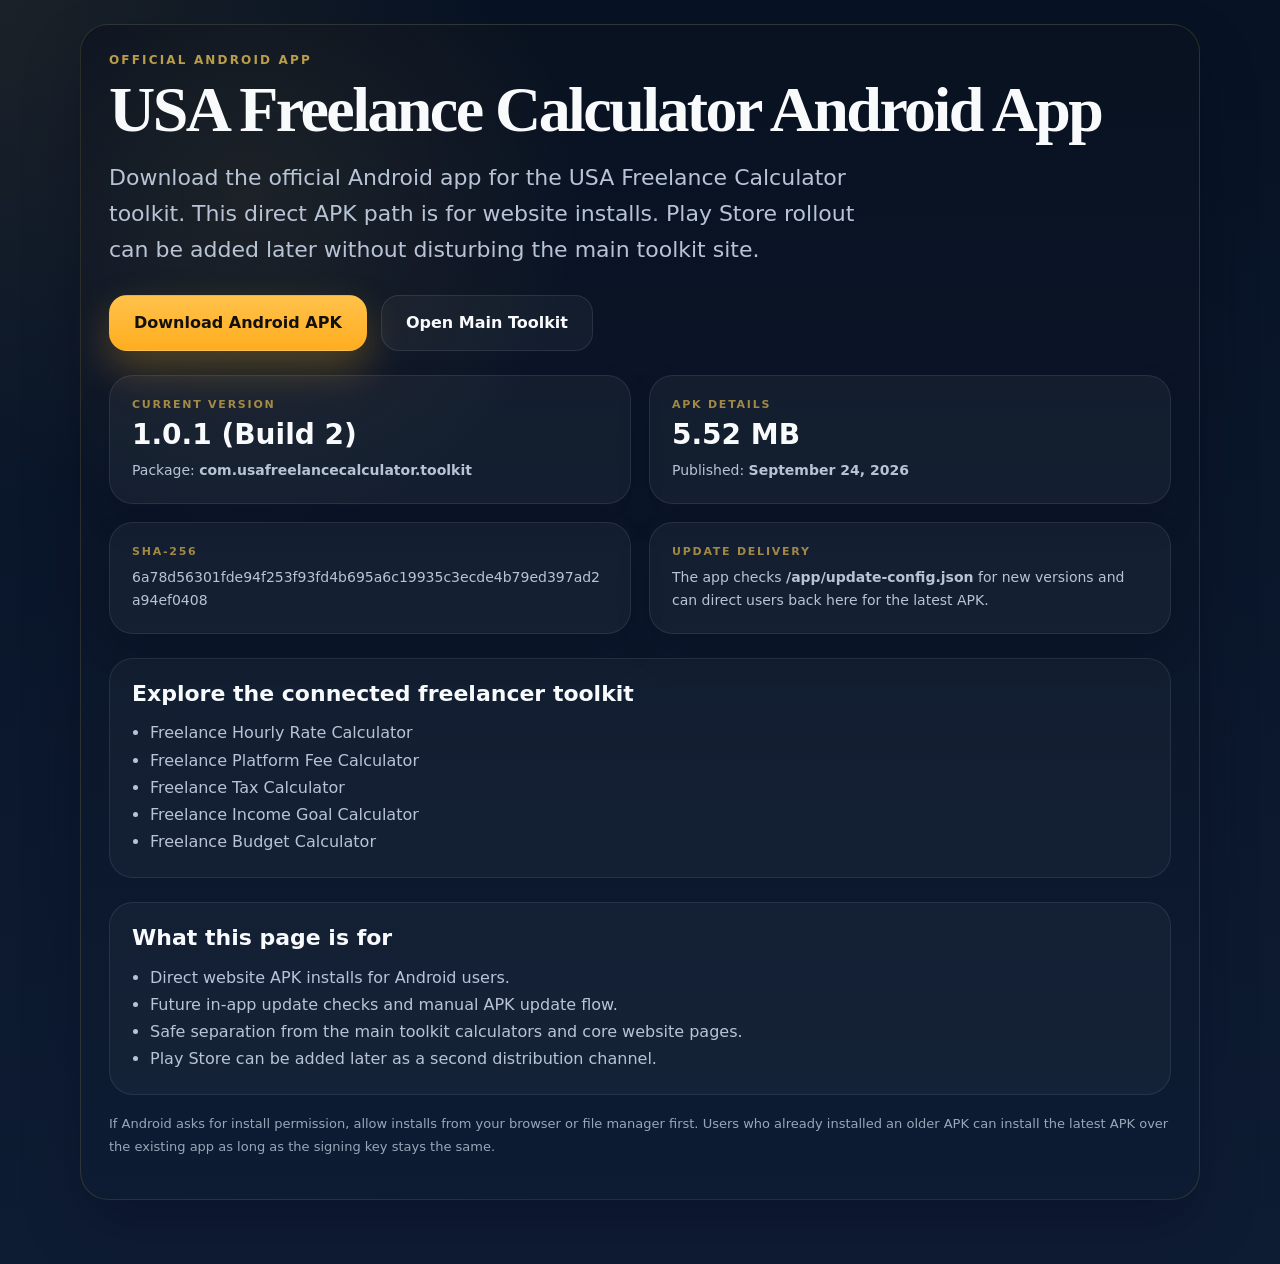
<file: app/index.html>
<!DOCTYPE html>
<html lang="en">
<head>
  <meta charset="utf-8" />
  <meta name="viewport" content="width=device-width, initial-scale=1" />
  <title>USA Freelance Calculator Android App</title>
  <meta name="description" content="Download the official USA Freelance Calculator Android APK. View the current version, package id, checksum, and update details." />
  <link rel="canonical" href="https://usafreelancecalculator.com/app/" />
  <meta name="robots" content="index, follow" />
  <meta property="og:type" content="website" />
  <meta property="og:site_name" content="USA Freelance Calculator" />
  <meta property="og:title" content="USA Freelance Calculator Android App" />
  <meta property="og:description" content="Download the official USA Freelance Calculator Android APK and verify the current version, package id, and SHA-256 checksum." />
  <meta property="og:url" content="https://usafreelancecalculator.com/app/" />
  <meta name="twitter:card" content="summary" />
  <meta name="twitter:title" content="USA Freelance Calculator Android App" />
  <meta name="twitter:description" content="Official Android APK download for the connected USA Freelance Calculator toolkit, with version and checksum details." />
  <script type="application/ld+json">
  {
    "@context": "https://schema.org",
    "@type": "SoftwareApplication",
    "name": "USA Freelance Calculator Android App",
    "operatingSystem": "Android",
    "applicationCategory": "FinanceApplication",
    "softwareVersion": "1.0.1",
    "url": "https://usafreelancecalculator.com/app/",
    "downloadUrl": "https://usafreelancecalculator.com/downloads/usafreelancecalculator-installable.apk",
    "identifier": "com.usafreelancecalculator.toolkit",
    "description": "Official Android app for the USA Freelance Calculator toolkit."
  }
  </script>
  <link rel="icon" href="/favicon.ico" sizes="any" />
  <link rel="icon" type="image/png" sizes="32x32" href="/favicon-32x32.png" />
  <link rel="icon" type="image/png" sizes="16x16" href="/favicon-16x16.png" />
  <link rel="apple-touch-icon" href="/apple-touch-icon.png" />
  <style>
    :root {
      --bg: #071224;
      --panel: #0d1a30;
      --panel-soft: #12233f;
      --text: #f8fafc;
      --muted: #b8c4d6;
      --line: rgba(201, 168, 76, 0.18);
      --gold: #c9a84c;
      --accent: #ffb020;
      --shadow: 0 28px 60px rgba(2, 6, 23, 0.24);
    }

    * { box-sizing: border-box; }
    body {
      margin: 0;
      min-height: 100vh;
      font-family: system-ui, -apple-system, BlinkMacSystemFont, "Segoe UI", sans-serif;
      color: var(--text);
      background:
        radial-gradient(circle at top left, rgba(201, 168, 76, 0.10), transparent 28%),
        linear-gradient(180deg, #071224 0%, #0e1c33 100%);
    }

    a { color: inherit; text-decoration: none; }

    .wrap {
      width: min(1120px, calc(100% - 32px));
      margin: 0 auto;
      padding: 24px 0 64px;
    }

    .hero {
      border: 1px solid var(--line);
      border-radius: 28px;
      padding: 28px;
      background:
        radial-gradient(circle at 15% 15%, rgba(201, 168, 76, 0.10), transparent 24%),
        linear-gradient(180deg, rgba(9, 18, 33, 0.98) 0%, rgba(14, 28, 51, 0.96) 100%);
      box-shadow: var(--shadow);
    }

    .eyebrow {
      margin: 0 0 12px;
      font-size: 12px;
      font-weight: 800;
      letter-spacing: 0.18em;
      text-transform: uppercase;
      color: rgba(201, 168, 76, 0.92);
    }

    h1 {
      margin: 0;
      font: 800 clamp(36px, 6vw, 64px)/0.98 Georgia, serif;
      letter-spacing: -0.04em;
    }

    .hero-copy {
      margin: 18px 0 0;
      max-width: 760px;
      font-size: clamp(17px, 2.8vw, 22px);
      line-height: 1.65;
      color: var(--muted);
    }

    .cta-row {
      display: flex;
      flex-wrap: wrap;
      gap: 14px;
      margin-top: 26px;
    }

    .btn {
      display: inline-flex;
      align-items: center;
      justify-content: center;
      min-height: 56px;
      padding: 0 24px;
      border-radius: 18px;
      font-size: 16px;
      font-weight: 800;
      border: 1px solid transparent;
      transition: transform 0.18s ease, box-shadow 0.18s ease, border-color 0.18s ease;
    }

    .btn:active { transform: scale(0.985); }

    .btn-primary {
      color: #14110a;
      background: linear-gradient(180deg, #ffc24b 0%, #ffad1f 100%);
      box-shadow: 0 18px 40px rgba(255, 176, 32, 0.26);
    }

    .btn-secondary {
      color: var(--text);
      background: rgba(255, 255, 255, 0.04);
      border-color: rgba(148, 163, 184, 0.16);
    }

    .grid {
      display: grid;
      grid-template-columns: repeat(2, minmax(0, 1fr));
      gap: 18px;
      margin-top: 24px;
    }

    .card {
      border: 1px solid rgba(148, 163, 184, 0.14);
      border-radius: 24px;
      padding: 22px;
      background: rgba(255, 255, 255, 0.04);
      box-shadow: 0 18px 36px rgba(2, 6, 23, 0.12);
    }

    .card-label {
      margin: 0 0 8px;
      font-size: 11px;
      font-weight: 800;
      letter-spacing: 0.16em;
      text-transform: uppercase;
      color: rgba(201, 168, 76, 0.78);
    }

    .card-value {
      margin: 0;
      font-size: 28px;
      font-weight: 800;
      line-height: 1.15;
    }

    .card-copy {
      margin: 8px 0 0;
      font-size: 14px;
      line-height: 1.6;
      color: var(--muted);
      word-break: break-word;
    }

    .notes {
      margin-top: 24px;
      padding: 22px;
      border-radius: 24px;
      border: 1px solid rgba(148, 163, 184, 0.14);
      background: rgba(255, 255, 255, 0.03);
    }

    .notes h2 {
      margin: 0 0 12px;
      font-size: 22px;
      line-height: 1.2;
    }

    .notes ul {
      margin: 0;
      padding-left: 18px;
      color: var(--muted);
      line-height: 1.7;
    }

    .footer {
      margin-top: 18px;
      color: rgba(184, 196, 214, 0.82);
      font-size: 13px;
      line-height: 1.7;
    }

    @media (max-width: 780px) {
      .wrap {
        width: min(100% - 20px, 760px);
        padding-top: 16px;
      }

      .hero {
        padding: 22px 18px;
        border-radius: 22px;
      }

      .grid {
        grid-template-columns: 1fr;
      }

      .btn {
        width: 100%;
      }
    }
  </style>
  <script defer src="/assets/js/site-analytics.js"></script>
</head>
<body>
  <main class="wrap">
    <section class="hero">
      <p class="eyebrow">Official Android App</p>
      <h1>USA Freelance Calculator Android App</h1>
      <p class="hero-copy">
        Download the official Android app for the USA Freelance Calculator toolkit.
        This direct APK path is for website installs. Play Store rollout can be added later without disturbing the main toolkit site.
      </p>
      <div class="cta-row">
        <a class="btn btn-primary" href="/downloads/usafreelancecalculator-installable.apk" download>Download Android APK</a>
        <a class="btn btn-secondary" href="https://usafreelancecalculator.com/">Open Main Toolkit</a>
      </div>

      <div class="grid">
        <article class="card">
          <p class="card-label">Current Version</p>
          <p class="card-value">1.0.1 (Build 2)</p>
          <p class="card-copy">Package: <strong>com.usafreelancecalculator.toolkit</strong></p>
        </article>
        <article class="card">
          <p class="card-label">APK Details</p>
          <p class="card-value">5.52 MB</p>
          <p class="card-copy">Published: <strong>September 24, 2026</strong></p>
        </article>
        <article class="card">
          <p class="card-label">SHA-256</p>
          <p class="card-copy">6a78d56301fde94f253f93fd4b695a6c19935c3ecde4b79ed397ad2a94ef0408</p>
        </article>
        <article class="card">
          <p class="card-label">Update Delivery</p>
          <p class="card-copy">The app checks <strong>/app/update-config.json</strong> for new versions and can direct users back here for the latest APK.</p>
        </article>
      </div>

      <section class="notes">
        <h2>Explore the connected freelancer toolkit</h2>
        <ul>
          <li><a href="/hourly-rate-calculator.html">Freelance Hourly Rate Calculator</a></li>
          <li><a href="/platform-fee-calculator.html">Freelance Platform Fee Calculator</a></li>
          <li><a href="/tax-estimator.html">Freelance Tax Calculator</a></li>
          <li><a href="/income-goal-planner.html">Freelance Income Goal Calculator</a></li>
          <li><a href="/budget-planner.html">Freelance Budget Calculator</a></li>
        </ul>
      </section>

      <section class="notes">
        <h2>What this page is for</h2>
        <ul>
          <li>Direct website APK installs for Android users.</li>
          <li>Future in-app update checks and manual APK update flow.</li>
          <li>Safe separation from the main toolkit calculators and core website pages.</li>
          <li>Play Store can be added later as a second distribution channel.</li>
        </ul>
      </section>

      <p class="footer">
        If Android asks for install permission, allow installs from your browser or file manager first.
        Users who already installed an older APK can install the latest APK over the existing app as long as the signing key stays the same.
      </p>
    </section>
  </main>
</body>
</html>
</file>
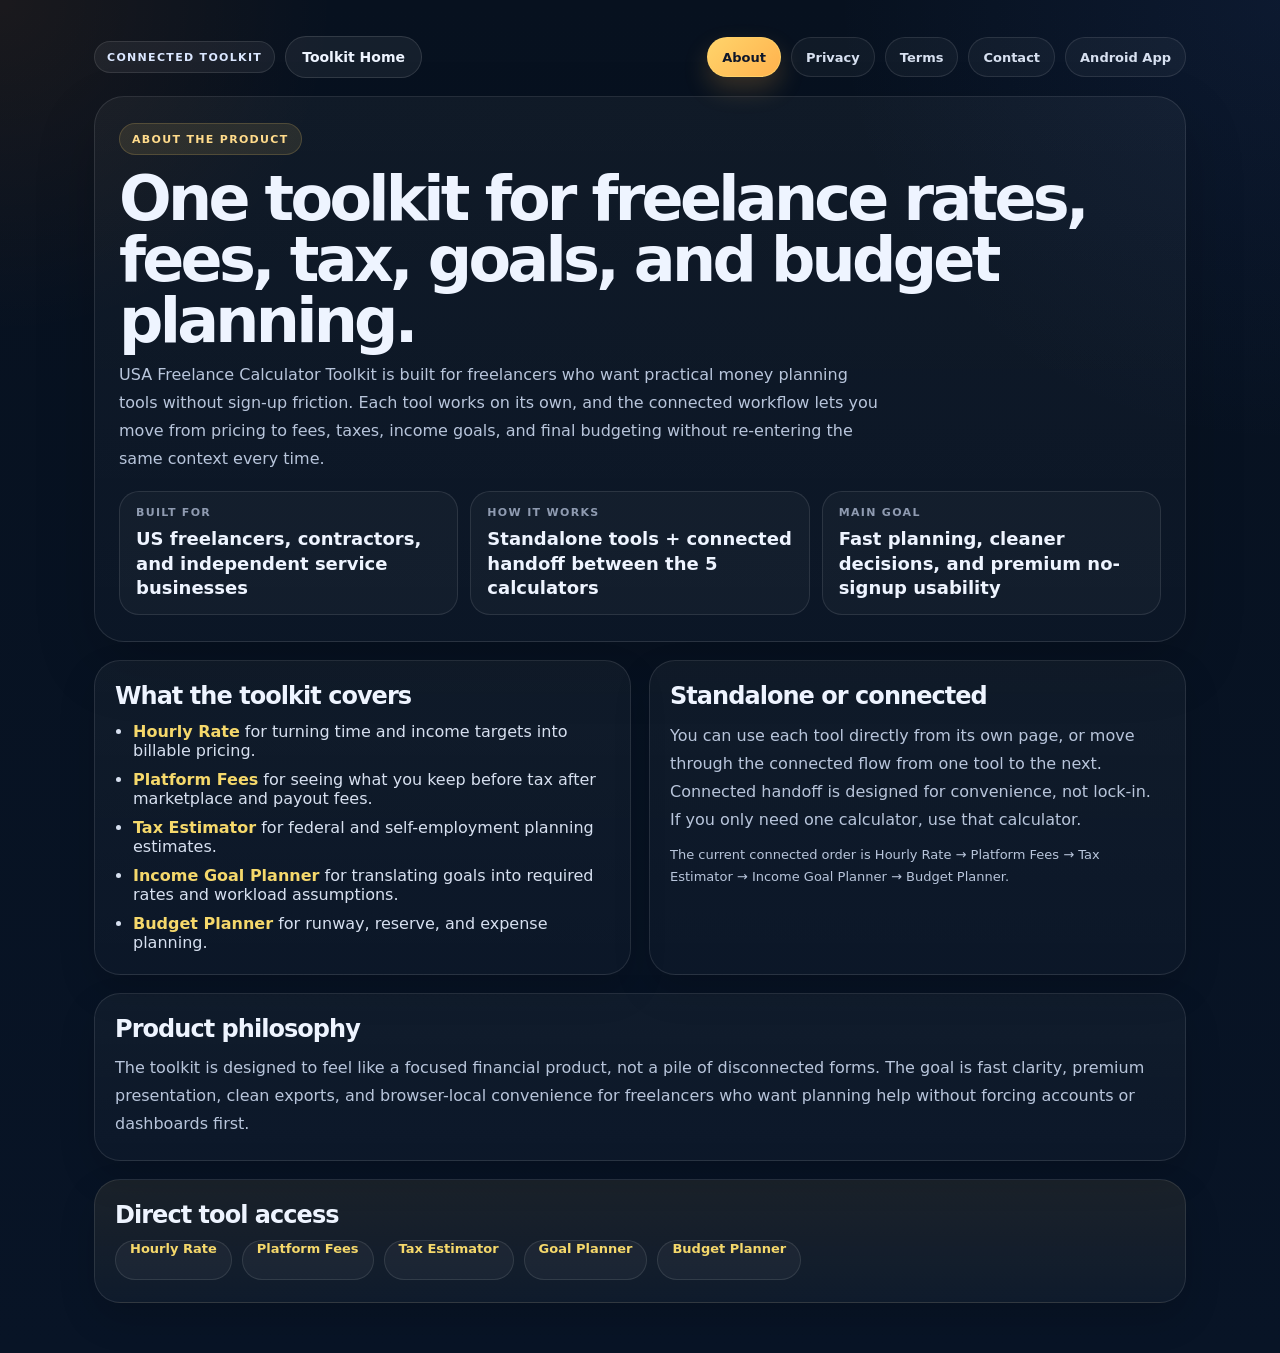
<file: about.html>
<!doctype html>
<html lang="en">
<head>
  <meta charset="utf-8"/>
  <meta name="viewport" content="width=device-width,initial-scale=1"/>
  <title>About | USA Freelance Calculator Toolkit</title>
  <meta name="description" content="Learn what the USA Freelance Calculator Toolkit is, who it is built for, and how the connected 5-tool workflow works."/>
  <meta name="robots" content="index, follow"/>
  <meta name="author" content="USAFreelanceCalculator.com"/>
  <meta name="theme-color" content="#ffb24d"/>
  <link rel="icon" href="/favicon.ico" type="image/x-icon" sizes="16x16 32x32 48x48">
  <link rel="icon" href="/favicon-32x32.png" type="image/png" sizes="32x32">
  <link rel="icon" href="/favicon-16x16.png" type="image/png" sizes="16x16">
  <link rel="apple-touch-icon" href="/apple-touch-icon.png" sizes="180x180">
  <link rel="canonical" href="https://usafreelancecalculator.com/about.html"/>
  <meta property="og:type" content="website"/>
  <meta property="og:site_name" content="USA Freelance Calculator"/>
  <meta property="og:title" content="About the USA Freelance Calculator Toolkit"/>
  <meta property="og:description" content="What the toolkit covers, how the connected workflow works, and how each tool can also be used separately."/>
  <meta property="og:url" content="https://usafreelancecalculator.com/about.html"/>
  <meta name="twitter:card" content="summary"/>
  <meta name="twitter:title" content="About the USA Freelance Calculator Toolkit"/>
  <meta name="twitter:description" content="Built for freelancers who want fast planning tools without sign-up friction."/>
  <link rel="stylesheet" href="assets/site-pages.css"/>
  <script defer src="/assets/js/site-analytics.js"></script>
</head>
<body class="legal-page">
  <main class="legal-shell">
    <nav class="legal-topnav" aria-label="About site navigation">
      <div class="legal-topnav__brand">
        <span class="legal-topnav__eyebrow">Connected Toolkit</span>
        <a class="legal-topnav__home" href="index.html">Toolkit Home</a>
      </div>
      <div class="legal-topnav__links">
        <a href="about.html" aria-current="page">About</a>
        <a href="privacy.html">Privacy</a>
        <a href="terms.html">Terms</a>
        <a href="contact.html">Contact</a>
        <a href="app/">Android App</a>
      </div>
    </nav>

    <section class="legal-hero">
      <span class="legal-hero__kicker">About The Product</span>
      <h1>One toolkit for freelance rates, fees, tax, goals, and budget planning.</h1>
      <p>USA Freelance Calculator Toolkit is built for freelancers who want practical money planning tools without sign-up friction. Each tool works on its own, and the connected workflow lets you move from pricing to fees, taxes, income goals, and final budgeting without re-entering the same context every time.</p>
      <div class="legal-meta">
        <div class="legal-meta__item">
          <div class="legal-meta__k">Built For</div>
          <div class="legal-meta__v">US freelancers, contractors, and independent service businesses</div>
        </div>
        <div class="legal-meta__item">
          <div class="legal-meta__k">How It Works</div>
          <div class="legal-meta__v">Standalone tools + connected handoff between the 5 calculators</div>
        </div>
        <div class="legal-meta__item">
          <div class="legal-meta__k">Main Goal</div>
          <div class="legal-meta__v">Fast planning, cleaner decisions, and premium no-signup usability</div>
        </div>
      </div>
    </section>

    <section class="legal-grid">
      <article class="legal-card">
        <h2>What the toolkit covers</h2>
        <ul>
          <li><strong>Hourly Rate</strong> for turning time and income targets into billable pricing.</li>
          <li><strong>Platform Fees</strong> for seeing what you keep before tax after marketplace and payout fees.</li>
          <li><strong>Tax Estimator</strong> for federal and self-employment planning estimates.</li>
          <li><strong>Income Goal Planner</strong> for translating goals into required rates and workload assumptions.</li>
          <li><strong>Budget Planner</strong> for runway, reserve, and expense planning.</li>
        </ul>
      </article>

      <article class="legal-card">
        <h2>Standalone or connected</h2>
        <p>You can use each tool directly from its own page, or move through the connected flow from one tool to the next. Connected handoff is designed for convenience, not lock-in. If you only need one calculator, use that calculator.</p>
        <p class="legal-card__note">The current connected order is Hourly Rate → Platform Fees → Tax Estimator → Income Goal Planner → Budget Planner.</p>
      </article>

      <article class="legal-card legal-card--full">
        <h2>Product philosophy</h2>
        <p>The toolkit is designed to feel like a focused financial product, not a pile of disconnected forms. The goal is fast clarity, premium presentation, clean exports, and browser-local convenience for freelancers who want planning help without forcing accounts or dashboards first.</p>
      </article>
    </section>

    <section class="legal-closing">
      <div class="legal-card">
        <h2>Direct tool access</h2>
        <div class="legal-section-links" aria-label="Direct tool links">
          <a href="hourly-rate-calculator.html">Hourly Rate</a>
          <a href="platform-fee-calculator.html">Platform Fees</a>
          <a href="tax-estimator.html">Tax Estimator</a>
          <a href="income-goal-planner.html">Goal Planner</a>
          <a href="budget-planner.html">Budget Planner</a>
        </div>
      </div>
    </section>
  </main>
</body>
</html>
</file>
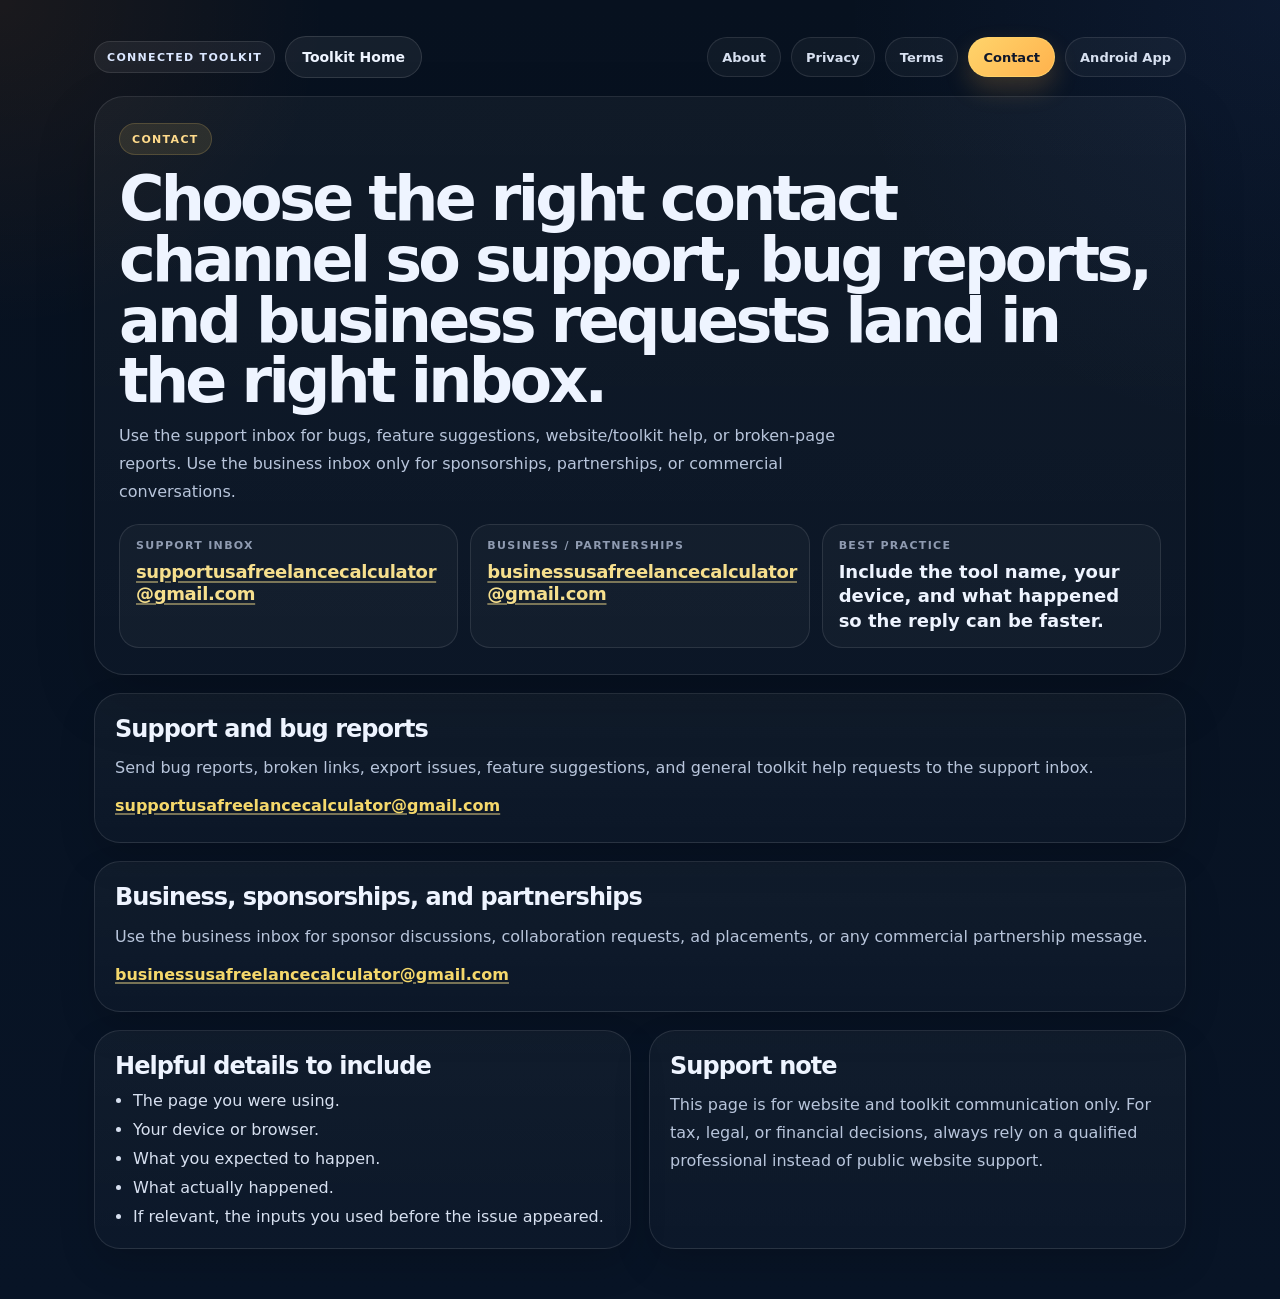
<file: contact.html>
<!doctype html>
<html lang="en">
<head>
  <meta charset="utf-8"/>
  <meta name="viewport" content="width=device-width,initial-scale=1"/>
  <title>Contact | USA Freelance Calculator Toolkit</title>
  <meta name="description" content="Contact and feedback page for the USA Freelance Calculator Toolkit."/>
  <meta name="robots" content="index, follow"/>
  <meta name="author" content="USAFreelanceCalculator.com"/>
  <meta name="theme-color" content="#ffb24d"/>
  <link rel="icon" href="/favicon.ico" type="image/x-icon" sizes="16x16 32x32 48x48">
  <link rel="icon" href="/favicon-32x32.png" type="image/png" sizes="32x32">
  <link rel="icon" href="/favicon-16x16.png" type="image/png" sizes="16x16">
  <link rel="apple-touch-icon" href="/apple-touch-icon.png" sizes="180x180">
  <link rel="canonical" href="https://usafreelancecalculator.com/contact.html"/>
  <meta property="og:type" content="website"/>
  <meta property="og:site_name" content="USA Freelance Calculator"/>
  <meta property="og:title" content="Contact | USA Freelance Calculator Toolkit"/>
  <meta property="og:description" content="Support, feedback, and issue reporting information for the toolkit."/>
  <meta property="og:url" content="https://usafreelancecalculator.com/contact.html"/>
  <meta name="twitter:card" content="summary"/>
  <meta name="twitter:title" content="Contact | USA Freelance Calculator Toolkit"/>
  <meta name="twitter:description" content="Where to send toolkit feedback or report website issues."/>
  <link rel="stylesheet" href="assets/site-pages.css"/>
  <script defer src="/assets/js/site-analytics.js"></script>
</head>
<body class="legal-page">
  <main class="legal-shell">
    <nav class="legal-topnav" aria-label="Contact site navigation">
      <div class="legal-topnav__brand">
        <span class="legal-topnav__eyebrow">Connected Toolkit</span>
        <a class="legal-topnav__home" href="index.html">Toolkit Home</a>
      </div>
      <div class="legal-topnav__links">
        <a href="about.html">About</a>
        <a href="privacy.html">Privacy</a>
        <a href="terms.html">Terms</a>
        <a href="contact.html" aria-current="page">Contact</a>
        <a href="app/">Android App</a>
      </div>
    </nav>

    <section class="legal-hero">
      <span class="legal-hero__kicker">Contact</span>
      <h1>Choose the right contact channel so support, bug reports, and business requests land in the right inbox.</h1>
      <p>Use the support inbox for bugs, feature suggestions, website/toolkit help, or broken-page reports. Use the business inbox only for sponsorships, partnerships, or commercial conversations.</p>
      <div class="legal-meta">
        <div class="legal-meta__item">
          <div class="legal-meta__k">Support Inbox</div>
          <div class="legal-meta__v"><a class="legal-email-link legal-email-link--split" href="mailto:supportusafreelancecalculator@gmail.com"><span>supportusafreelancecalculator</span><span>@gmail.com</span></a></div>
        </div>
        <div class="legal-meta__item">
          <div class="legal-meta__k">Business / Partnerships</div>
          <div class="legal-meta__v"><a class="legal-email-link legal-email-link--split" href="mailto:businessusafreelancecalculator@gmail.com"><span>businessusafreelancecalculator</span><span>@gmail.com</span></a></div>
        </div>
        <div class="legal-meta__item">
          <div class="legal-meta__k">Best Practice</div>
          <div class="legal-meta__v">Include the tool name, your device, and what happened so the reply can be faster.</div>
        </div>
      </div>
    </section>

    <section class="legal-grid">
      <article class="legal-card legal-card--full">
        <h2>Support and bug reports</h2>
        <p>Send bug reports, broken links, export issues, feature suggestions, and general toolkit help requests to the support inbox.</p>
        <p><a class="legal-email-link" href="mailto:supportusafreelancecalculator@gmail.com">supportusafreelancecalculator@gmail.com</a></p>
      </article>

      <article class="legal-card legal-card--full">
        <h2>Business, sponsorships, and partnerships</h2>
        <p>Use the business inbox for sponsor discussions, collaboration requests, ad placements, or any commercial partnership message.</p>
        <p><a class="legal-email-link" href="mailto:businessusafreelancecalculator@gmail.com">businessusafreelancecalculator@gmail.com</a></p>
      </article>

      <article class="legal-card">
        <h2>Helpful details to include</h2>
        <ul>
          <li>The page you were using.</li>
          <li>Your device or browser.</li>
          <li>What you expected to happen.</li>
          <li>What actually happened.</li>
          <li>If relevant, the inputs you used before the issue appeared.</li>
        </ul>
      </article>

      <article class="legal-card">
        <h2>Support note</h2>
        <p>This page is for website and toolkit communication only. For tax, legal, or financial decisions, always rely on a qualified professional instead of public website support.</p>
      </article>
    </section>
  </main>
</body>
</html>
</file>
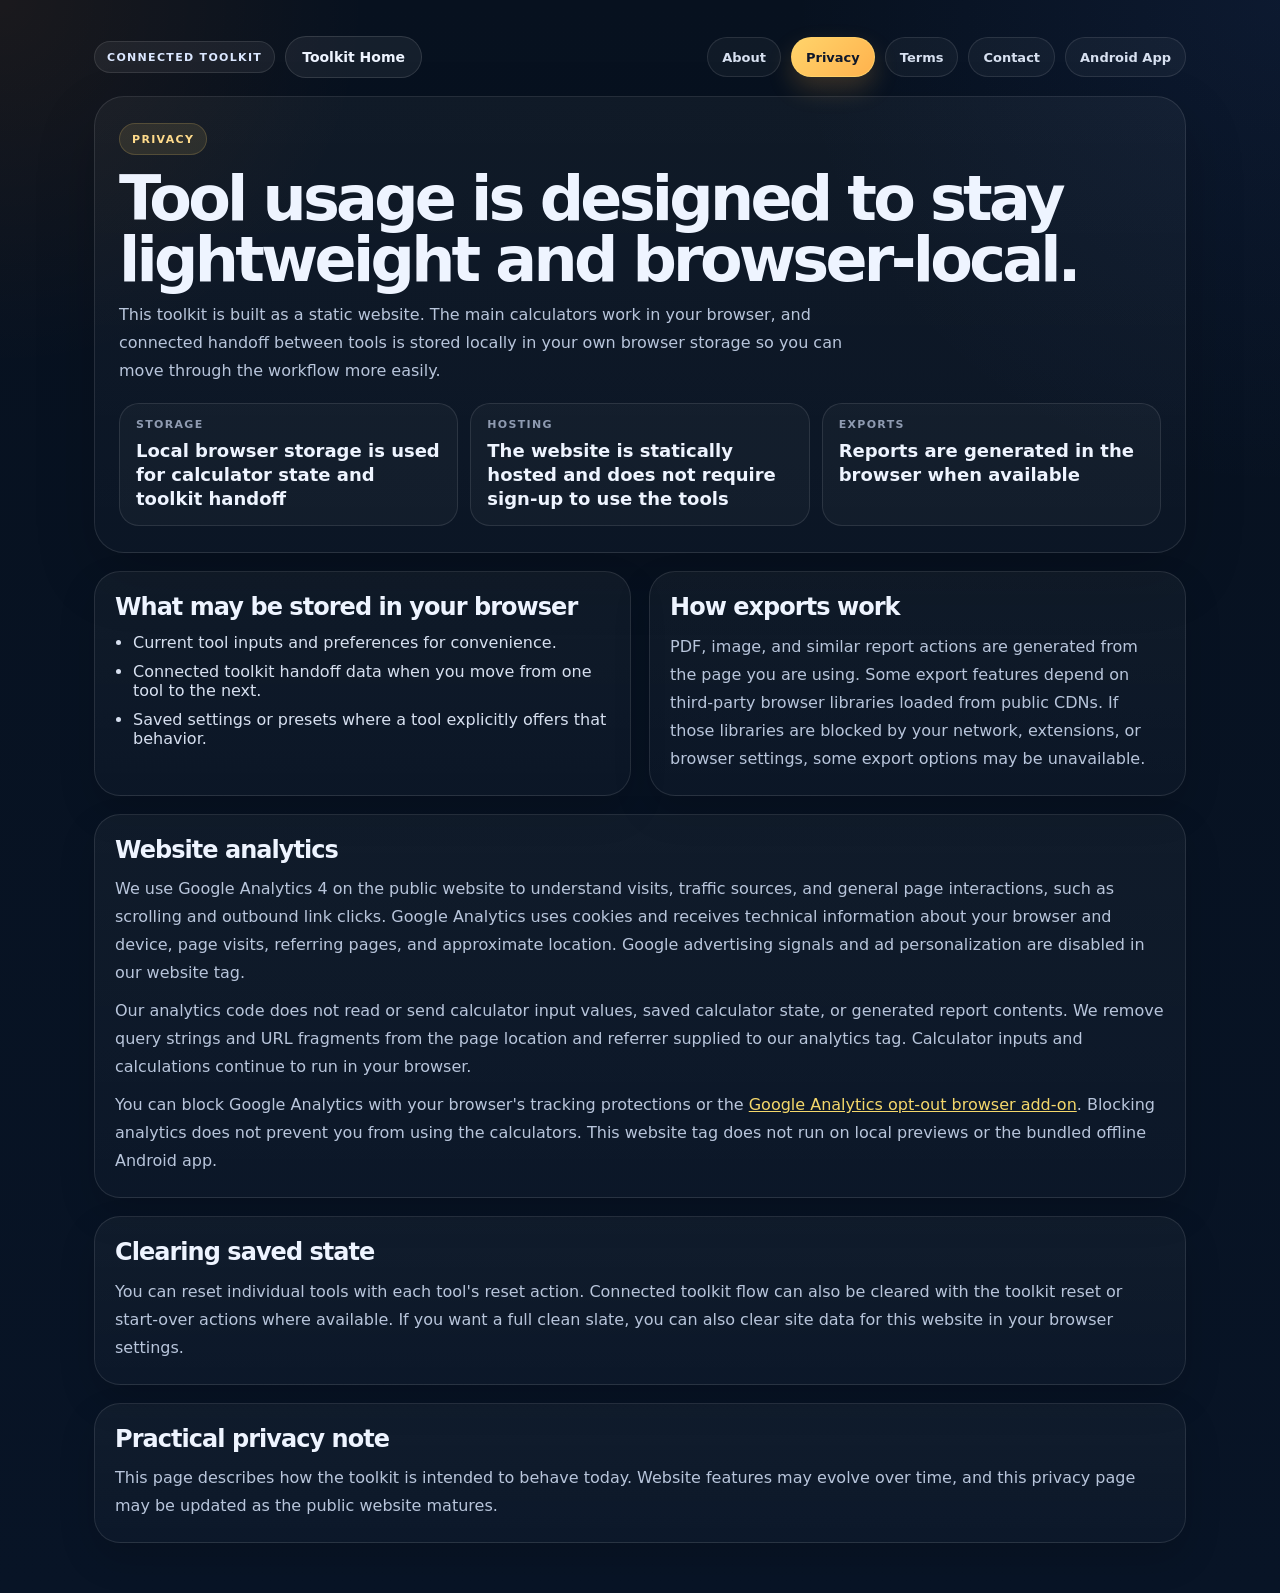
<file: privacy.html>
<!doctype html>
<html lang="en">
<head>
  <meta charset="utf-8"/>
  <meta name="viewport" content="width=device-width,initial-scale=1"/>
  <title>Privacy | USA Freelance Calculator Toolkit</title>
  <meta name="description" content="Privacy information for the USA Freelance Calculator Toolkit, including browser storage, Google Analytics, and export behavior."/>
  <meta name="robots" content="index, follow"/>
  <meta name="author" content="USAFreelanceCalculator.com"/>
  <meta name="theme-color" content="#ffb24d"/>
  <link rel="icon" href="/favicon.ico" type="image/x-icon" sizes="16x16 32x32 48x48">
  <link rel="icon" href="/favicon-32x32.png" type="image/png" sizes="32x32">
  <link rel="icon" href="/favicon-16x16.png" type="image/png" sizes="16x16">
  <link rel="apple-touch-icon" href="/apple-touch-icon.png" sizes="180x180">
  <link rel="canonical" href="https://usafreelancecalculator.com/privacy.html"/>
  <meta property="og:type" content="website"/>
  <meta property="og:site_name" content="USA Freelance Calculator"/>
  <meta property="og:title" content="Privacy | USA Freelance Calculator Toolkit"/>
  <meta property="og:description" content="How browser storage, connected handoff, and exports work in the toolkit."/>
  <meta property="og:url" content="https://usafreelancecalculator.com/privacy.html"/>
  <meta name="twitter:card" content="summary"/>
  <meta name="twitter:title" content="Privacy | USA Freelance Calculator Toolkit"/>
  <meta name="twitter:description" content="Browser-local tool state, connected handoff behavior, and export notes."/>
  <link rel="stylesheet" href="assets/site-pages.css"/>
  <script defer src="/assets/js/site-analytics.js"></script>
</head>
<body class="legal-page">
  <main class="legal-shell">
    <nav class="legal-topnav" aria-label="Privacy site navigation">
      <div class="legal-topnav__brand">
        <span class="legal-topnav__eyebrow">Connected Toolkit</span>
        <a class="legal-topnav__home" href="index.html">Toolkit Home</a>
      </div>
      <div class="legal-topnav__links">
        <a href="about.html">About</a>
        <a href="privacy.html" aria-current="page">Privacy</a>
        <a href="terms.html">Terms</a>
        <a href="contact.html">Contact</a>
        <a href="app/">Android App</a>
      </div>
    </nav>

    <section class="legal-hero">
      <span class="legal-hero__kicker">Privacy</span>
      <h1>Tool usage is designed to stay lightweight and browser-local.</h1>
      <p>This toolkit is built as a static website. The main calculators work in your browser, and connected handoff between tools is stored locally in your own browser storage so you can move through the workflow more easily.</p>
      <div class="legal-meta">
        <div class="legal-meta__item">
          <div class="legal-meta__k">Storage</div>
          <div class="legal-meta__v">Local browser storage is used for calculator state and toolkit handoff</div>
        </div>
        <div class="legal-meta__item">
          <div class="legal-meta__k">Hosting</div>
          <div class="legal-meta__v">The website is statically hosted and does not require sign-up to use the tools</div>
        </div>
        <div class="legal-meta__item">
          <div class="legal-meta__k">Exports</div>
          <div class="legal-meta__v">Reports are generated in the browser when available</div>
        </div>
      </div>
    </section>

    <section class="legal-grid">
      <article class="legal-card">
        <h2>What may be stored in your browser</h2>
        <ul>
          <li>Current tool inputs and preferences for convenience.</li>
          <li>Connected toolkit handoff data when you move from one tool to the next.</li>
          <li>Saved settings or presets where a tool explicitly offers that behavior.</li>
        </ul>
      </article>

      <article class="legal-card">
        <h2>How exports work</h2>
        <p>PDF, image, and similar report actions are generated from the page you are using. Some export features depend on third-party browser libraries loaded from public CDNs. If those libraries are blocked by your network, extensions, or browser settings, some export options may be unavailable.</p>
      </article>

      <article class="legal-card legal-card--full">
        <h2>Website analytics</h2>
        <p>We use Google Analytics 4 on the public website to understand visits, traffic sources, and general page interactions, such as scrolling and outbound link clicks. Google Analytics uses cookies and receives technical information about your browser and device, page visits, referring pages, and approximate location. Google advertising signals and ad personalization are disabled in our website tag.</p>
        <p>Our analytics code does not read or send calculator input values, saved calculator state, or generated report contents. We remove query strings and URL fragments from the page location and referrer supplied to our analytics tag. Calculator inputs and calculations continue to run in your browser.</p>
        <p>You can block Google Analytics with your browser's tracking protections or the <a href="https://tools.google.com/dlpage/gaoptout" target="_blank" rel="noopener noreferrer">Google Analytics opt-out browser add-on</a>. Blocking analytics does not prevent you from using the calculators. This website tag does not run on local previews or the bundled offline Android app.</p>
      </article>

      <article class="legal-card legal-card--full">
        <h2>Clearing saved state</h2>
        <p>You can reset individual tools with each tool's reset action. Connected toolkit flow can also be cleared with the toolkit reset or start-over actions where available. If you want a full clean slate, you can also clear site data for this website in your browser settings.</p>
      </article>

      <article class="legal-card legal-card--full">
        <h2>Practical privacy note</h2>
        <p>This page describes how the toolkit is intended to behave today. Website features may evolve over time, and this privacy page may be updated as the public website matures.</p>
      </article>
    </section>
  </main>
</body>
</html>
</file>
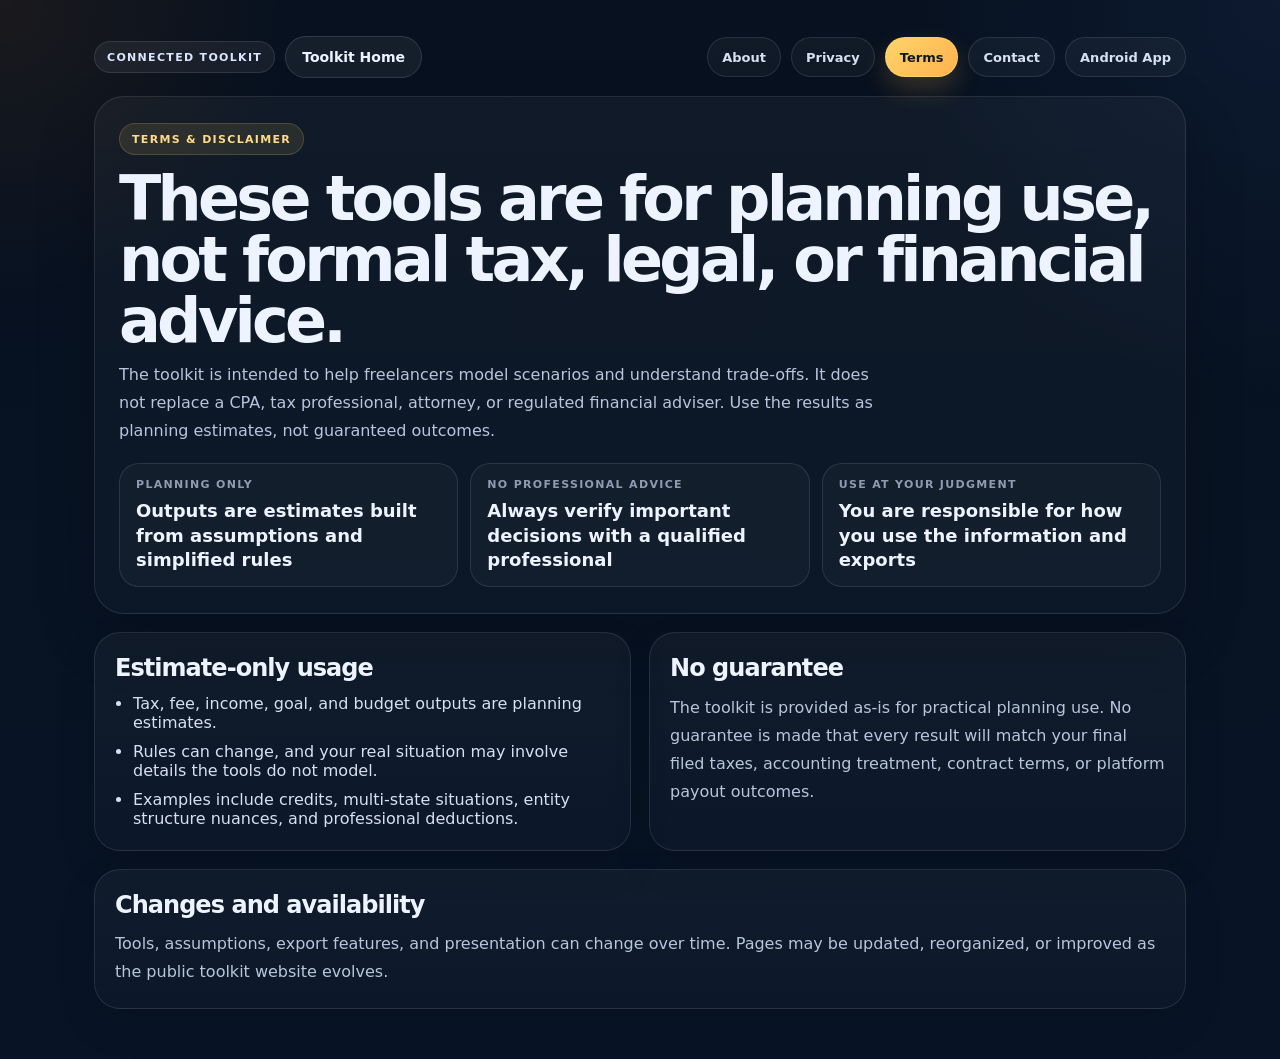
<file: terms.html>
<!doctype html>
<html lang="en">
<head>
  <meta charset="utf-8"/>
  <meta name="viewport" content="width=device-width,initial-scale=1"/>
  <title>Terms & Disclaimer | USA Freelance Calculator Toolkit</title>
  <meta name="description" content="Terms and planning disclaimer for the USA Freelance Calculator Toolkit."/>
  <meta name="robots" content="index, follow"/>
  <meta name="author" content="USAFreelanceCalculator.com"/>
  <meta name="theme-color" content="#ffb24d"/>
  <link rel="icon" href="/favicon.ico" type="image/x-icon" sizes="16x16 32x32 48x48">
  <link rel="icon" href="/favicon-32x32.png" type="image/png" sizes="32x32">
  <link rel="icon" href="/favicon-16x16.png" type="image/png" sizes="16x16">
  <link rel="apple-touch-icon" href="/apple-touch-icon.png" sizes="180x180">
  <link rel="canonical" href="https://usafreelancecalculator.com/terms.html"/>
  <meta property="og:type" content="website"/>
  <meta property="og:site_name" content="USA Freelance Calculator"/>
  <meta property="og:title" content="Terms & Disclaimer | USA Freelance Calculator Toolkit"/>
  <meta property="og:description" content="Important planning, estimation, and limitation notes for the toolkit."/>
  <meta property="og:url" content="https://usafreelancecalculator.com/terms.html"/>
  <meta name="twitter:card" content="summary"/>
  <meta name="twitter:title" content="Terms & Disclaimer | USA Freelance Calculator Toolkit"/>
  <meta name="twitter:description" content="Important planning and estimate-only disclaimer for toolkit usage."/>
  <link rel="stylesheet" href="assets/site-pages.css"/>
  <script defer src="/assets/js/site-analytics.js"></script>
</head>
<body class="legal-page">
  <main class="legal-shell">
    <nav class="legal-topnav" aria-label="Terms site navigation">
      <div class="legal-topnav__brand">
        <span class="legal-topnav__eyebrow">Connected Toolkit</span>
        <a class="legal-topnav__home" href="index.html">Toolkit Home</a>
      </div>
      <div class="legal-topnav__links">
        <a href="about.html">About</a>
        <a href="privacy.html">Privacy</a>
        <a href="terms.html" aria-current="page">Terms</a>
        <a href="contact.html">Contact</a>
        <a href="app/">Android App</a>
      </div>
    </nav>

    <section class="legal-hero">
      <span class="legal-hero__kicker">Terms & Disclaimer</span>
      <h1>These tools are for planning use, not formal tax, legal, or financial advice.</h1>
      <p>The toolkit is intended to help freelancers model scenarios and understand trade-offs. It does not replace a CPA, tax professional, attorney, or regulated financial adviser. Use the results as planning estimates, not guaranteed outcomes.</p>
      <div class="legal-meta">
        <div class="legal-meta__item">
          <div class="legal-meta__k">Planning Only</div>
          <div class="legal-meta__v">Outputs are estimates built from assumptions and simplified rules</div>
        </div>
        <div class="legal-meta__item">
          <div class="legal-meta__k">No Professional Advice</div>
          <div class="legal-meta__v">Always verify important decisions with a qualified professional</div>
        </div>
        <div class="legal-meta__item">
          <div class="legal-meta__k">Use At Your Judgment</div>
          <div class="legal-meta__v">You are responsible for how you use the information and exports</div>
        </div>
      </div>
    </section>

    <section class="legal-grid">
      <article class="legal-card">
        <h2>Estimate-only usage</h2>
        <ul>
          <li>Tax, fee, income, goal, and budget outputs are planning estimates.</li>
          <li>Rules can change, and your real situation may involve details the tools do not model.</li>
          <li>Examples include credits, multi-state situations, entity structure nuances, and professional deductions.</li>
        </ul>
      </article>

      <article class="legal-card">
        <h2>No guarantee</h2>
        <p>The toolkit is provided as-is for practical planning use. No guarantee is made that every result will match your final filed taxes, accounting treatment, contract terms, or platform payout outcomes.</p>
      </article>

      <article class="legal-card legal-card--full">
        <h2>Changes and availability</h2>
        <p>Tools, assumptions, export features, and presentation can change over time. Pages may be updated, reorganized, or improved as the public toolkit website evolves.</p>
      </article>
    </section>
  </main>
</body>
</html>
</file>
<file: assets/site-pages.css>
.public-legal-footer{
  width:min(100%, 1240px);
  margin:20px auto 34px;
  padding:0 14px;
}

.public-legal-footer__inner{
  border:1px solid var(--footer-border, rgba(255,255,255,.10));
  background:var(--footer-bg, rgba(255,255,255,.05));
  box-shadow:var(--footer-shadow, 0 18px 40px rgba(2,6,23,.12));
  border-radius:26px;
  padding:20px 22px;
  display:grid;
  grid-template-columns:minmax(0,1.1fr) minmax(0,.9fr);
  gap:18px;
}

.public-legal-footer__eyebrow{
  display:inline-flex;
  align-items:center;
  gap:8px;
  min-height:30px;
  padding:0 12px;
  border-radius:999px;
  font-size:11px;
  font-weight:900;
  letter-spacing:.12em;
  text-transform:uppercase;
  background:var(--footer-chip-bg, rgba(255,255,255,.08));
  color:var(--footer-chip-text, #cbd5e1);
  border:1px solid var(--footer-chip-border, rgba(255,255,255,.10));
}

.public-legal-footer__title{
  margin:12px 0 8px;
  color:var(--footer-title, inherit);
  font-size:24px;
  line-height:1.08;
  letter-spacing:-.04em;
  font-weight:900;
}

.public-legal-footer__copy,
.public-legal-footer__note{
  margin:0;
  color:var(--footer-copy, inherit);
  font-size:14px;
  line-height:1.65;
}

.public-legal-footer__note{
  margin-top:10px;
  color:var(--footer-note, inherit);
}

.public-legal-footer__links{
  display:flex;
  flex-wrap:wrap;
  gap:10px;
  align-content:flex-start;
}

.public-legal-footer__links a{
  display:inline-flex;
  align-items:center;
  justify-content:center;
  min-height:40px;
  padding:0 14px;
  border-radius:999px;
  text-decoration:none;
  font-size:13px;
  font-weight:800;
  letter-spacing:.02em;
  background:var(--footer-link-bg, rgba(255,255,255,.06));
  color:var(--footer-link-text, inherit);
  border:1px solid var(--footer-link-border, rgba(255,255,255,.10));
  transition:transform .15s ease, background .15s ease, border-color .15s ease;
}

.public-legal-footer__links a:hover{
  transform:translateY(-1px);
  background:var(--footer-link-hover-bg, rgba(255,255,255,.10));
  border-color:var(--footer-link-hover-border, rgba(255,255,255,.18));
}

.public-legal-footer__links a:focus-visible,
.legal-topnav__links a:focus-visible,
.legal-section-links a:focus-visible{
  outline:2px solid var(--footer-focus, #f5d86b);
  outline-offset:3px;
}

.public-legal-footer--light{
  --footer-bg:linear-gradient(180deg, rgba(255,255,255,.92), rgba(255,255,255,.86));
  --footer-border:rgba(15,23,42,.08);
  --footer-shadow:0 18px 40px rgba(15,23,42,.08);
  --footer-chip-bg:rgba(255,122,0,.08);
  --footer-chip-text:#b45309;
  --footer-chip-border:rgba(255,122,0,.16);
  --footer-title:#0f172a;
  --footer-copy:#475569;
  --footer-note:#64748b;
  --footer-link-bg:#ffffff;
  --footer-link-text:#0f172a;
  --footer-link-border:rgba(15,23,42,.08);
  --footer-link-hover-bg:#fff7ed;
  --footer-link-hover-border:rgba(255,122,0,.18);
  --footer-focus:#ff9f2f;
}

.public-legal-footer--blue{
  --footer-bg:linear-gradient(180deg, rgba(255,255,255,.94), rgba(251,252,254,.90));
  --footer-border:rgba(31,163,226,.14);
  --footer-shadow:0 18px 40px rgba(17,24,39,.08);
  --footer-chip-bg:rgba(31,163,226,.08);
  --footer-chip-text:#0f6f9d;
  --footer-chip-border:rgba(31,163,226,.18);
  --footer-title:#152033;
  --footer-copy:#5d7088;
  --footer-note:#6f7f95;
  --footer-link-bg:#ffffff;
  --footer-link-text:#16324b;
  --footer-link-border:rgba(31,163,226,.12);
  --footer-link-hover-bg:#edf7fd;
  --footer-link-hover-border:rgba(31,163,226,.22);
  --footer-focus:#1fa3e2;
}

.public-legal-footer--gold{
  --footer-bg:linear-gradient(180deg, rgba(13,21,37,.92), rgba(9,16,30,.94));
  --footer-border:rgba(239,198,74,.16);
  --footer-shadow:0 18px 44px rgba(0,0,0,.22);
  --footer-chip-bg:rgba(239,198,74,.10);
  --footer-chip-text:#f6d97a;
  --footer-chip-border:rgba(239,198,74,.20);
  --footer-title:#f3f6fd;
  --footer-copy:#adb7c9;
  --footer-note:#8f9bb1;
  --footer-link-bg:rgba(255,255,255,.04);
  --footer-link-text:#f3f6fd;
  --footer-link-border:rgba(255,255,255,.10);
  --footer-link-hover-bg:rgba(239,198,74,.12);
  --footer-link-hover-border:rgba(239,198,74,.18);
  --footer-focus:#efc64a;
}

.public-legal-footer--planner{
  --footer-bg:linear-gradient(180deg, rgba(14,26,45,.94), rgba(10,18,31,.96));
  --footer-border:rgba(242,198,109,.18);
  --footer-shadow:0 18px 44px rgba(0,0,0,.24);
  --footer-chip-bg:rgba(242,198,109,.10);
  --footer-chip-text:#ffdb8b;
  --footer-chip-border:rgba(242,198,109,.22);
  --footer-title:#eef4ff;
  --footer-copy:#d7e0f0;
  --footer-note:#9aa8be;
  --footer-link-bg:rgba(255,255,255,.04);
  --footer-link-text:#eef4ff;
  --footer-link-border:rgba(255,255,255,.10);
  --footer-link-hover-bg:rgba(242,198,109,.10);
  --footer-link-hover-border:rgba(242,198,109,.18);
  --footer-focus:#f2c66d;
}

.public-legal-footer--budget{
  --footer-bg:linear-gradient(180deg, rgba(17,17,17,.96), rgba(10,10,10,.98));
  --footer-border:rgba(201,168,76,.18);
  --footer-shadow:0 18px 44px rgba(0,0,0,.28);
  --footer-chip-bg:rgba(201,168,76,.10);
  --footer-chip-text:#e8c97a;
  --footer-chip-border:rgba(201,168,76,.20);
  --footer-title:#e8e0d0;
  --footer-copy:#a69a88;
  --footer-note:#857d72;
  --footer-link-bg:rgba(255,255,255,.03);
  --footer-link-text:#e8e0d0;
  --footer-link-border:rgba(201,168,76,.16);
  --footer-link-hover-bg:rgba(201,168,76,.10);
  --footer-link-hover-border:rgba(201,168,76,.22);
  --footer-focus:#c9a84c;
}

.tool-share-section{
  width:min(100%, 1240px);
  margin:0 auto 20px;
  padding:0 14px;
  --tool-share-bg:linear-gradient(180deg, rgba(12,18,32,.96), rgba(9,14,25,.98));
  --tool-share-border:rgba(255,255,255,.10);
  --tool-share-shadow:0 18px 44px rgba(0,0,0,.22);
  --tool-share-chip-bg:rgba(255,255,255,.06);
  --tool-share-chip-text:#dbe7ff;
  --tool-share-chip-border:rgba(255,255,255,.10);
  --tool-share-title:#f8fbff;
  --tool-share-copy:#b8c5db;
  --tool-share-note:#8f9bb1;
  --tool-share-primary-bg:linear-gradient(180deg, rgba(var(--tool-share-accent-rgb, 245,216,107),.18), rgba(var(--tool-share-accent-rgb, 245,216,107),.10));
  --tool-share-primary-border:rgba(var(--tool-share-accent-rgb, 245,216,107),.28);
  --tool-share-primary-text:#f8fbff;
  --tool-share-ghost-bg:rgba(255,255,255,.04);
  --tool-share-ghost-border:rgba(255,255,255,.10);
  --tool-share-ghost-text:#f8fbff;
  --tool-share-focus:#f5d86b;
  --tool-share-accent:#f5d86b;
  --tool-share-accent-rgb:245,216,107;
}

.tool-share-card{
  border:1px solid var(--tool-share-border);
  background:var(--tool-share-bg);
  box-shadow:var(--tool-share-shadow);
  border-radius:26px;
  padding:20px 22px;
  display:grid;
  gap:16px;
}

.tool-share-eyebrow{
  display:inline-flex;
  align-items:center;
  gap:8px;
  min-height:30px;
  padding:0 12px;
  border-radius:999px;
  font-size:11px;
  font-weight:900;
  letter-spacing:.12em;
  text-transform:uppercase;
  color:var(--tool-share-accent);
  background:rgba(var(--tool-share-accent-rgb),.10);
  border:1px solid rgba(var(--tool-share-accent-rgb),.18);
}

.tool-share-title{
  margin:12px 0 8px;
  color:var(--tool-share-title);
  font-size:clamp(26px, 3.6vw, 34px);
  line-height:1.04;
  letter-spacing:-.05em;
  font-weight:900;
}

.tool-share-description{
  margin:0;
  max-width:760px;
  color:var(--tool-share-copy);
  font-size:15px;
  line-height:1.7;
}

.tool-share-actions{
  display:grid;
  grid-template-columns:repeat(2, minmax(0,1fr));
  gap:10px;
}

.tool-share-button,
.tool-share-network{
  appearance:none;
  border:none;
  display:inline-flex;
  align-items:center;
  justify-content:center;
  min-height:46px;
  padding:0 16px;
  border-radius:999px;
  font:800 14px/1 Inter,system-ui,-apple-system,BlinkMacSystemFont,"Segoe UI",Roboto,Arial,sans-serif;
  letter-spacing:.01em;
  text-decoration:none;
  transition:transform .15s ease, background .15s ease, border-color .15s ease, color .15s ease, box-shadow .15s ease;
}

.tool-share-button:hover,
.tool-share-network:hover{
  transform:translateY(-1px);
}

.tool-share-button:focus-visible,
.tool-share-network:focus-visible{
  outline:2px solid var(--tool-share-focus);
  outline-offset:3px;
}

.tool-share-button--primary{
  background:var(--tool-share-primary-bg);
  border:1px solid var(--tool-share-primary-border);
  color:var(--tool-share-primary-text);
  box-shadow:0 12px 26px rgba(0,0,0,.12);
}

.tool-share-button--secondary{
  background:var(--tool-share-ghost-bg);
  border:1px solid var(--tool-share-ghost-border);
  color:var(--tool-share-ghost-text);
}

.tool-share-platforms{
  display:flex;
  flex-wrap:wrap;
  gap:10px;
}

.tool-share-network{
  background:var(--tool-share-chip-bg);
  border:1px solid var(--tool-share-chip-border);
  color:var(--tool-share-chip-text);
}

.tool-share-status{
  margin:0;
  min-height:19px;
  color:var(--tool-share-note);
  font-size:13px;
  line-height:1.5;
}

.tool-share-section--light{
  --tool-share-bg:linear-gradient(180deg, rgba(255,255,255,.94), rgba(250,252,255,.90));
  --tool-share-border:rgba(15,23,42,.08);
  --tool-share-shadow:0 18px 40px rgba(15,23,42,.08);
  --tool-share-chip-bg:#ffffff;
  --tool-share-chip-text:#15324b;
  --tool-share-chip-border:rgba(15,23,42,.08);
  --tool-share-title:#0f172a;
  --tool-share-copy:#475569;
  --tool-share-note:#64748b;
  --tool-share-primary-text:#0f172a;
  --tool-share-ghost-bg:#ffffff;
  --tool-share-ghost-border:rgba(15,23,42,.08);
  --tool-share-ghost-text:#0f172a;
  --tool-share-focus:#ff9f2f;
}

.tool-share-section--blue{
  --tool-share-bg:linear-gradient(180deg, rgba(255,255,255,.94), rgba(251,252,254,.90));
  --tool-share-border:rgba(31,163,226,.14);
  --tool-share-shadow:0 18px 40px rgba(17,24,39,.08);
  --tool-share-chip-bg:#ffffff;
  --tool-share-chip-text:#16324b;
  --tool-share-chip-border:rgba(31,163,226,.12);
  --tool-share-title:#152033;
  --tool-share-copy:#5d7088;
  --tool-share-note:#6f7f95;
  --tool-share-primary-text:#152033;
  --tool-share-ghost-bg:#ffffff;
  --tool-share-ghost-border:rgba(31,163,226,.12);
  --tool-share-ghost-text:#16324b;
  --tool-share-focus:#1fa3e2;
}

.tool-share-section--gold{
  --tool-share-focus:#efc64a;
}

.tool-share-section--planner{
  --tool-share-bg:linear-gradient(180deg, rgba(14,26,45,.94), rgba(10,18,31,.96));
  --tool-share-border:rgba(242,198,109,.18);
  --tool-share-shadow:0 18px 44px rgba(0,0,0,.24);
  --tool-share-chip-bg:rgba(255,255,255,.04);
  --tool-share-chip-text:#eef4ff;
  --tool-share-chip-border:rgba(255,255,255,.10);
  --tool-share-title:#eef4ff;
  --tool-share-copy:#d7e0f0;
  --tool-share-note:#9aa8be;
  --tool-share-focus:#f2c66d;
}

.tool-share-section--budget{
  --tool-share-bg:linear-gradient(180deg, rgba(17,17,17,.96), rgba(10,10,10,.98));
  --tool-share-border:rgba(201,168,76,.18);
  --tool-share-shadow:0 18px 44px rgba(0,0,0,.28);
  --tool-share-chip-bg:rgba(255,255,255,.03);
  --tool-share-chip-text:#e8e0d0;
  --tool-share-chip-border:rgba(201,168,76,.16);
  --tool-share-title:#e8e0d0;
  --tool-share-copy:#a69a88;
  --tool-share-note:#857d72;
  --tool-share-focus:#c9a84c;
}

.legal-page{
  min-height:100vh;
  color:#eef4ff;
  background:
    radial-gradient(circle at top left, rgba(255,122,0,.08), transparent 18%),
    radial-gradient(circle at top right, rgba(79,124,244,.08), transparent 24%),
    linear-gradient(180deg, #07111f 0%, #081426 100%);
  font-family:Inter,system-ui,-apple-system,BlinkMacSystemFont,"Segoe UI",Roboto,Arial,sans-serif;
  -webkit-font-smoothing:antialiased;
}

.legal-page *,
.legal-page *::before,
.legal-page *::after{
  box-sizing:border-box;
}

.legal-shell{
  width:min(100%, 1120px);
  margin:0 auto;
  padding:28px 14px 42px;
}

.legal-topnav{
  display:flex;
  flex-wrap:wrap;
  gap:12px;
  align-items:center;
  justify-content:space-between;
  margin-bottom:18px;
}

.legal-topnav__brand{
  display:flex;
  flex-wrap:wrap;
  gap:10px;
  align-items:center;
}

.legal-topnav__eyebrow{
  display:inline-flex;
  align-items:center;
  min-height:32px;
  padding:0 12px;
  border-radius:999px;
  font-size:11px;
  font-weight:900;
  letter-spacing:.12em;
  text-transform:uppercase;
  background:rgba(255,255,255,.06);
  border:1px solid rgba(255,255,255,.10);
  color:#dbe7ff;
}

.legal-topnav__home{
  display:inline-flex;
  align-items:center;
  min-height:42px;
  padding:0 16px;
  border-radius:999px;
  text-decoration:none;
  font-size:14px;
  font-weight:800;
  background:rgba(255,255,255,.06);
  color:#eef4ff;
  border:1px solid rgba(255,255,255,.12);
}

.legal-topnav__links,
.legal-section-links{
  display:flex;
  flex-wrap:wrap;
  gap:10px;
}

.legal-topnav__links a,
.legal-section-links a{
  display:inline-flex;
  align-items:center;
  justify-content:center;
  min-height:40px;
  padding:0 14px;
  border-radius:999px;
  text-decoration:none;
  font-size:13px;
  font-weight:800;
  color:#d7e0f0;
  background:rgba(255,255,255,.04);
  border:1px solid rgba(255,255,255,.10);
}

.legal-topnav__links a[aria-current="page"]{
  color:#0f172a;
  background:linear-gradient(135deg,#ffd46b,#ffb24d);
  border-color:rgba(255,212,107,.72);
  box-shadow:0 12px 26px rgba(255,180,77,.20);
}

.legal-hero{
  border:1px solid rgba(255,255,255,.10);
  border-radius:30px;
  padding:26px 24px;
  background:linear-gradient(180deg, rgba(255,255,255,.04), rgba(255,255,255,.02));
  box-shadow:0 24px 60px rgba(0,0,0,.18);
}

.legal-hero__kicker{
  display:inline-flex;
  align-items:center;
  min-height:32px;
  padding:0 12px;
  border-radius:999px;
  background:rgba(255,212,107,.10);
  border:1px solid rgba(255,212,107,.18);
  color:#ffdb8b;
  font-size:11px;
  font-weight:900;
  letter-spacing:.12em;
  text-transform:uppercase;
}

.legal-hero h1{
  margin:14px 0 10px;
  font-size:clamp(34px, 6vw, 62px);
  line-height:.98;
  letter-spacing:-.06em;
}

.legal-hero p{
  margin:0;
  max-width:760px;
  color:#b8c5db;
  font-size:16px;
  line-height:1.75;
}

.legal-meta{
  display:grid;
  grid-template-columns:repeat(3, minmax(0,1fr));
  gap:12px;
  margin-top:18px;
}

.legal-meta__item{
  min-width:0;
  border:1px solid rgba(255,255,255,.10);
  border-radius:20px;
  padding:14px 16px;
  background:rgba(255,255,255,.03);
}

.legal-meta__k{
  color:#8f9bb1;
  font-size:11px;
  font-weight:900;
  letter-spacing:.12em;
  text-transform:uppercase;
}

.legal-meta__v{
  margin-top:8px;
  color:#eef4ff;
  font-size:18px;
  font-weight:800;
  line-height:1.35;
  overflow-wrap:anywhere;
  word-break:break-word;
}

.legal-meta__v a,
.legal-card a{
  display:inline-block;
  max-width:100%;
  overflow-wrap:anywhere;
  word-break:break-word;
}

.legal-email-link,
.legal-email-link:visited{
  color:#f6df8d;
  font-weight:800;
  text-decoration-line:underline;
  text-decoration-color:rgba(246,223,141,.46);
  text-decoration-thickness:2px;
  text-underline-offset:.15em;
}

.legal-email-link:hover,
.legal-email-link:active{
  color:#fff3bf;
  text-decoration-color:rgba(255,243,191,.62);
}

.legal-email-link:focus-visible{
  outline:2px solid rgba(246,223,141,.52);
  outline-offset:4px;
  border-radius:6px;
}

.legal-email-link--split{
  display:inline-flex !important;
  flex-wrap:wrap;
  gap:0;
  max-width:100%;
  align-items:baseline;
  line-height:1.24;
  font-size:clamp(15px, 4vw, 18px);
  letter-spacing:-.02em;
  overflow-wrap:normal !important;
  word-break:normal !important;
}

.legal-email-link--split span{
  display:inline-block;
  max-width:100%;
  white-space:nowrap;
}

.legal-grid{
  display:grid;
  grid-template-columns:repeat(2, minmax(0,1fr));
  gap:18px;
  margin-top:18px;
}

.legal-card{
  border:1px solid rgba(255,255,255,.10);
  border-radius:26px;
  padding:22px 20px;
  background:linear-gradient(180deg, rgba(255,255,255,.04), rgba(255,255,255,.02));
  box-shadow:0 16px 36px rgba(0,0,0,.15);
}

.legal-card h2{
  margin:0 0 12px;
  font-size:24px;
  line-height:1.1;
  letter-spacing:-.04em;
}

.legal-card p{
  margin:0;
  color:#b8c5db;
  line-height:1.75;
}

.legal-card p + p{
  margin-top:10px;
}

.legal-card ul{
  margin:0;
  padding-left:18px;
  color:#d7e0f0;
}

.legal-card li + li{
  margin-top:10px;
}

.legal-card strong{
  color:#f5d86b;
}

.legal-card a{
  color:#f5d86b;
}

.legal-card--full{
  grid-column:1 / -1;
}

.legal-card__note{
  margin-top:12px;
  color:#8f9bb1;
  font-size:13px;
}

.legal-closing{
  margin-top:18px;
}

.legal-closing .legal-card{
  background:linear-gradient(180deg, rgba(255,212,107,.08), rgba(255,255,255,.03));
}

@media (max-width: 860px){
  .tool-share-actions{
    grid-template-columns:1fr;
  }

  .legal-meta,
  .legal-grid{
    grid-template-columns:1fr;
  }
}

@media (max-width: 720px){
  .public-legal-footer__inner{
    grid-template-columns:1fr;
  }

  .legal-shell{
    padding-top:20px;
  }

  .legal-hero{
    padding:20px 18px;
    border-radius:24px;
  }

  .legal-card{
    border-radius:22px;
    padding:18px 16px;
  }
}
</file>
